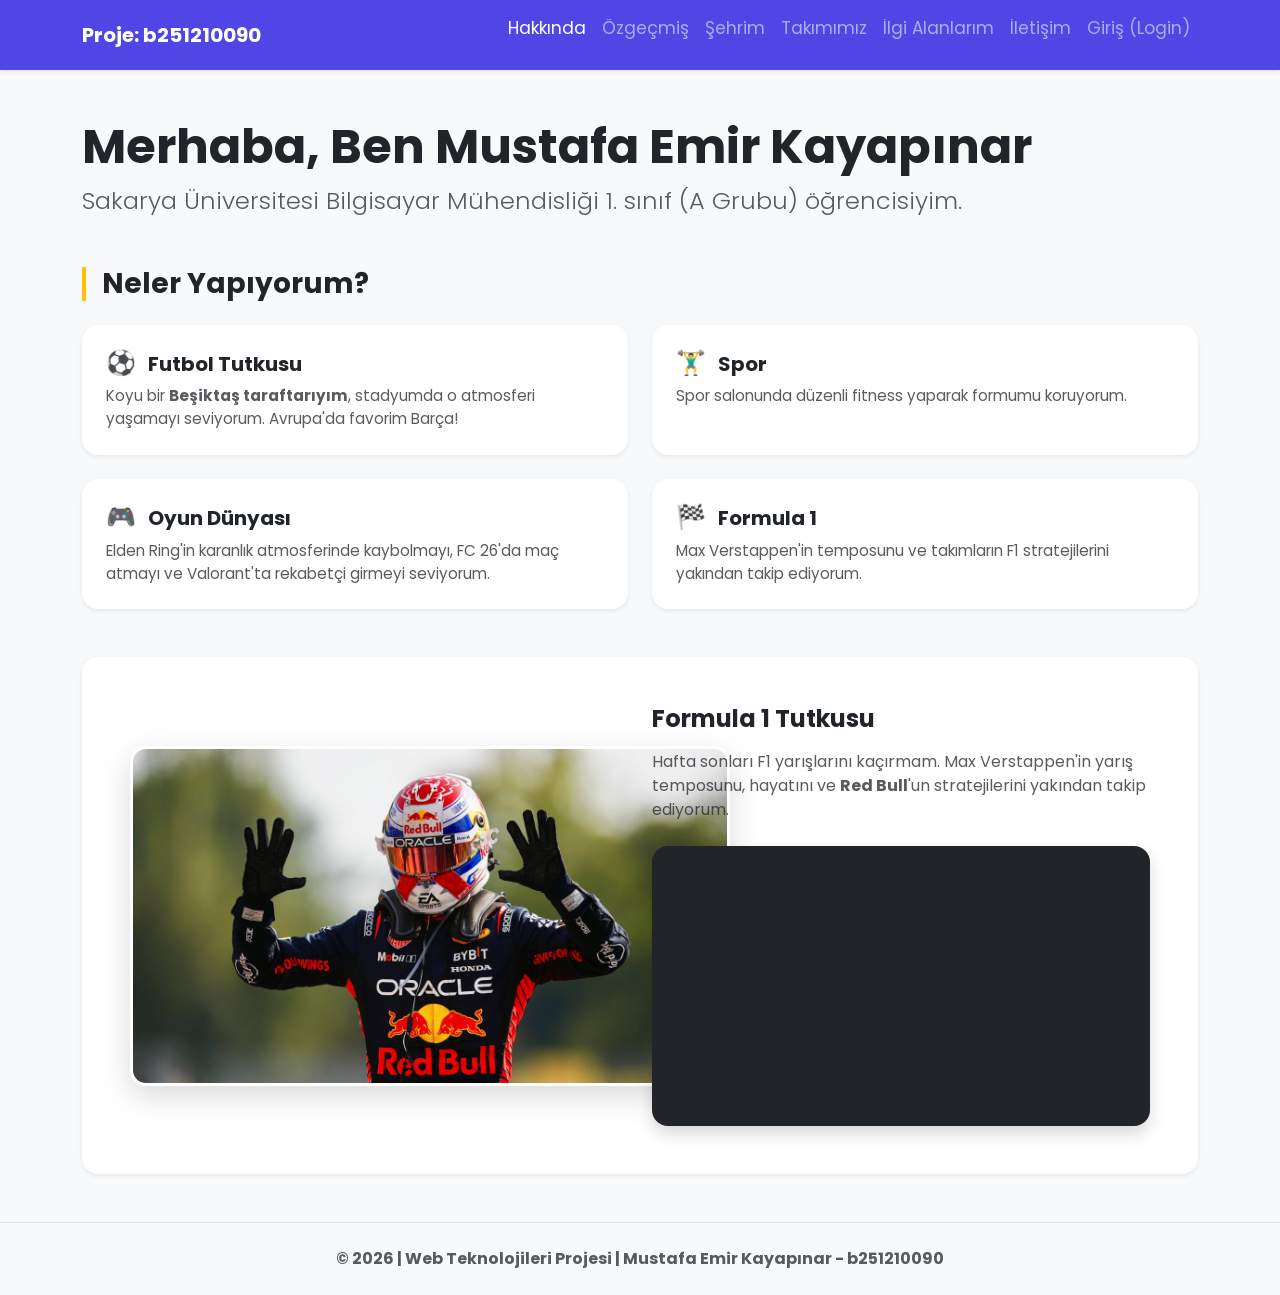
<file: index.html>
<!DOCTYPE html>
<html lang="tr">
<head>
    <meta charset="UTF-8">
    <meta name="viewport" content="width=device-width, initial-scale=1.0">
    <title>Mustafa Emir Kayapınar - Kişisel Web Sitesi</title>
    
    <link href="https://cdn.jsdelivr.net/npm/bootstrap@5.3.0/dist/css/bootstrap.min.css" rel="stylesheet">
    
    <link rel="stylesheet" href="style.css">
    
    <link rel="preconnect" href="https://fonts.googleapis.com">
    <link rel="preconnect" href="https://fonts.gstatic.com" crossorigin>
    <link href="https://fonts.googleapis.com/css2?family=Poppins:wght@300;400;600&display=swap" rel="stylesheet">

    <style>
        /* Projenin genelinde kullanılan vurgu rengi (Sarı/Papaya tonu) */
        .f1-vurgu { color: #ffc107; } 
        
        /* Kartların üzerine gelindiğinde yukarı kayma efekti (Hover) */
        .modern-kart:hover { 
            transform: translateY(-5px); 
            transition: 0.3s; 
        }
        
        /* Verstappen fotoğrafı için özel gölge ve çerçeve tasarımı */
        .f1-resim { 
            box-shadow: 0 10px 30px rgba(0,0,0,0.15); 
            border: 3px solid #fff; 
        }
    </style>
</head>
<body class="bg-light" style="font-family: 'Poppins', sans-serif;">

    <nav class="navbar navbar-expand-lg navbar-dark ozel-menu shadow-sm">
        <div class="container">
            <a class="navbar-brand fw-bold" href="#">Proje: b251210090</a>
            
            <button class="navbar-toggler" type="button" data-bs-toggle="collapse" data-bs-target="#mobilMenu">
                <span class="navbar-toggler-icon"></span>
            </button>

            <div class="collapse navbar-collapse" id="mobilMenu">
                <ul class="navbar-nav ms-auto">
                    <li class="nav-item"><a class="nav-link active" href="index.html">Hakkında</a></li>
                    <li class="nav-item"><a class="nav-link" href="ozgecmis.html">Özgeçmiş</a></li>
                    <li class="nav-item"><a class="nav-link" href="sehrim.html">Şehrim</a></li>
                    <li class="nav-item"><a class="nav-link" href="takimimiz.html">Takımımız</a></li>
                    <li class="nav-item"><a class="nav-link" href="ilgialanlarim.html">İlgi Alanlarım</a></li>
                    <li class="nav-item"><a class="nav-link" href="iletisim.html">İletişim</a></li>
                    <li class="nav-item"><a class="nav-link" href="login.html">Giriş (Login)</a></li>
                </ul>
            </div>
        </div>
    </nav>

   <main class="container mt-5 mb-5">
        
        <section class="text-center text-lg-start">
            <h1 class="display-5 fw-bold text-dark">Merhaba, Ben Mustafa Emir Kayapınar</h1>
            <p class="lead text-muted fs-4">Sakarya Üniversitesi Bilgisayar Mühendisliği 1. sınıf (A Grubu) öğrencisiyim.</p>
        </section>
        
        <section class="mt-5">
            <h3 class="fw-bold mb-4 text-dark border-start border-4 border-warning ps-3">Neler Yapıyorum?</h3>
            
            <div class="row row-cols-1 row-cols-md-2 g-4">
                
                <div class="col">
                    <div class="card h-100 border-0 shadow-sm rounded-4 modern-kart bg-white p-2">
                        <div class="card-body">
                            <h5 class="card-title fw-bold text-dark"><span class="fs-4 me-2">⚽</span> Futbol Tutkusu</h5>
                            <p class="card-text text-muted" style="font-size: 0.95em;">Koyu bir <strong>Beşiktaş taraftarıyım</strong>, stadyumda o atmosferi yaşamayı seviyorum. Avrupa'da favorim Barça!</p>
                        </div>
                    </div>
                </div>

                <div class="col">
                    <div class="card h-100 border-0 shadow-sm rounded-4 modern-kart bg-white p-2">
                        <div class="card-body">
                            <h5 class="card-title fw-bold text-dark"><span class="fs-4 me-2">🏋️‍♂️</span> Spor</h5>
                            <p class="card-text text-muted" style="font-size: 0.95em;">Spor salonunda düzenli fitness yaparak formumu koruyorum.</p>
                        </div>
                    </div>
                </div>

                <div class="col">
                    <div class="card h-100 border-0 shadow-sm rounded-4 modern-kart bg-white p-2">
                        <div class="card-body">
                            <h5 class="card-title fw-bold text-dark"><span class="fs-4 me-2">🎮</span> Oyun Dünyası</h5>
                            <p class="card-text text-muted" style="font-size: 0.95em;">Elden Ring'in karanlık atmosferinde kaybolmayı, FC 26'da maç atmayı ve Valorant'ta rekabetçi girmeyi seviyorum.</p>
                        </div>
                    </div>
                </div>

                <div class="col">
                    <div class="card h-100 border-0 shadow-sm rounded-4 modern-kart bg-white p-2">
                        <div class="card-body">
                            <h5 class="card-title fw-bold text-dark"><span class="fs-4 me-2">🏁</span> Formula 1</h5>
                            <p class="card-text text-muted" style="font-size: 0.95em;">Max Verstappen'in temposunu ve takımların F1 stratejilerini yakından takip ediyorum.</p>
                        </div>
                    </div>
                </div>

            </div>
        </section>  
        
        <section class="mt-5 p-5 bg-white shadow-sm rounded-4 border-0">
            <div class="row align-items-center">
                <div class="col-lg-6 mb-4 mb-lg-0 text-center">
                    <img src="img/max.jpg" alt="Max Verstappen" class="img-fluid rounded-4 f1-resim" style="max-width: 600px; height: auto;">
                </div>
                
                <div class="col-lg-6">
                    <h4 class="fw-bold text-dark mb-3">Formula 1 Tutkusu</h4>
                    <p class="text-muted mb-4 fs-6">Hafta sonları F1 yarışlarını kaçırmam. Max Verstappen'in yarış temposunu, hayatını ve <strong>Red Bull</strong>'un stratejilerini yakından takip ediyorum.</p>
                    
                    <div class="ratio ratio-16x9 shadow rounded-4 overflow-hidden border-0 bg-dark">
                        <iframe src="https://www.youtube.com/embed/KkkRXSZX0lg?si=rg6CPj0jzcl06H__" title="F1 Video" allowfullscreen></iframe>
                    </div>
                </div>
            </div>
        </section>
    </main>
    
    <footer class="text-center py-4 mt-5 border-top bg-light">
        <p class="text-muted mb-0 fw-bold">
            &copy; 2026 | Web Teknolojileri Projesi | Mustafa Emir Kayapınar - b251210090
        </p>
    </footer>

    <script src="https://cdn.jsdelivr.net/npm/bootstrap@5.3.0/dist/js/bootstrap.bundle.min.js"></script>
</body>
</html>
</file>
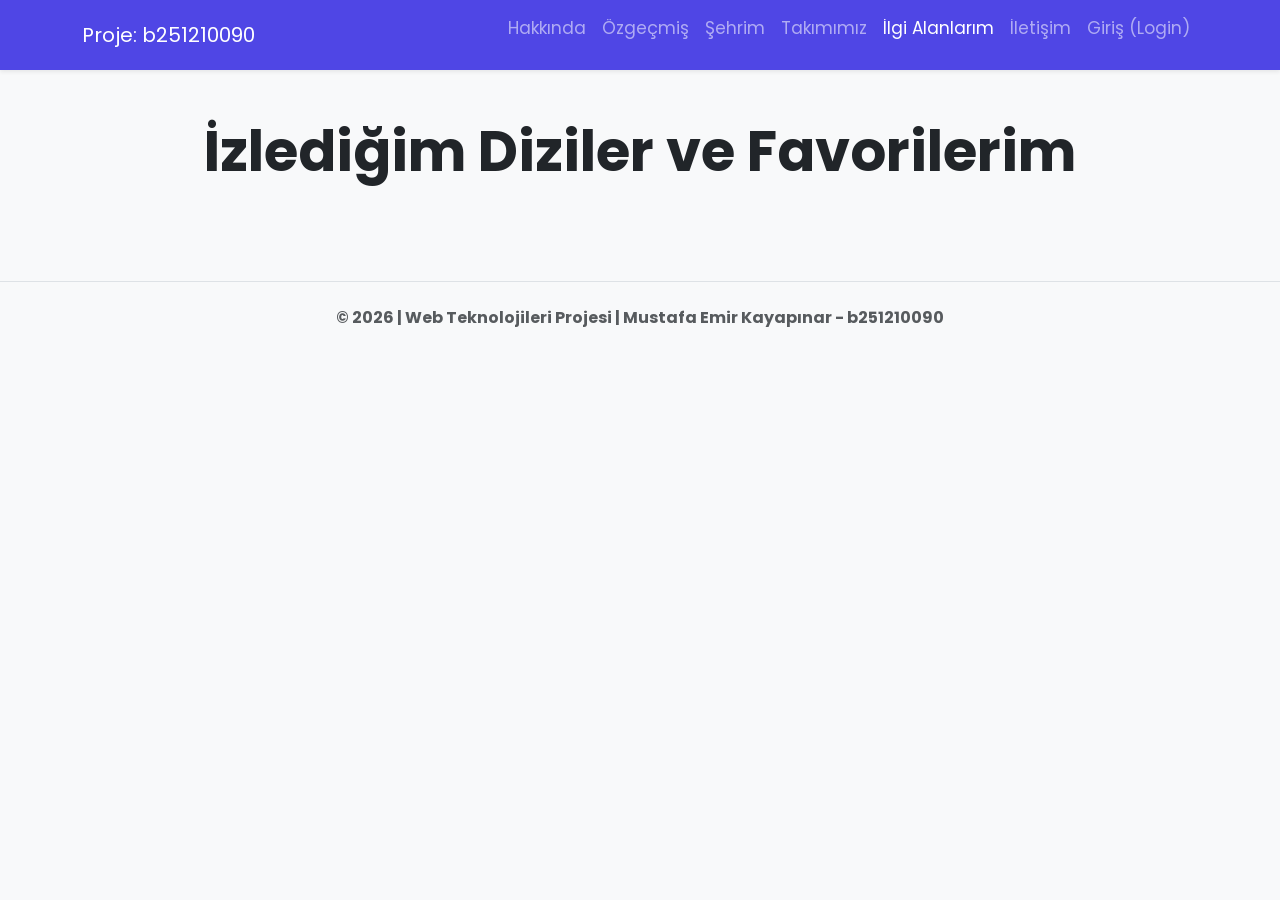
<file: ilgialanlarim.html>
<!DOCTYPE html>
<html lang="tr">
<head>
    <meta charset="UTF-8">
    <meta name="viewport" content="width=device-width, initial-scale=1.0">
    <title>İlgi Alanlarım | Mustafa Emir Kayapınar</title>
    
    <link href="https://cdn.jsdelivr.net/npm/bootstrap@5.3.0/dist/css/bootstrap.min.css" rel="stylesheet">
    <link rel="stylesheet" href="style.css">
    <link href="https://fonts.googleapis.com/css2?family=Poppins:wght@300;400;600&display=swap" rel="stylesheet">
</head>
<body class="bg-light">

     <!-- Üst Menü -->
    <nav class="navbar navbar-expand-lg navbar-dark ozel-menu shadow-sm">
        <div class="container">
            <a class="navbar-brand" href="#">Proje: b251210090</a>
            
            <button class="navbar-toggler" type="button" data-bs-toggle="collapse" data-bs-target="#mobilMenu">
                <span class="navbar-toggler-icon"></span>
            </button>
            
            <div class="collapse navbar-collapse" id="mobilMenu">
                <ul class="navbar-nav ms-auto">
                    <li class="nav-item"><a class="nav-link" href="index.html">Hakkında</a></li>
                    <li class="nav-item"><a class="nav-link" href="ozgecmis.html">Özgeçmiş</a></li>
                    <li class="nav-item"><a class="nav-link" href="sehrim.html">Şehrim</a></li>
                    <li class="nav-item"><a class="nav-link" href="takimimiz.html">Takımımız</a></li>
                    <li class="nav-item"><a class="nav-link active" href="ilgialanlarim.html">İlgi Alanlarım</a></li>
                    <li class="nav-item"><a class="nav-link" href="iletisim.html">İletişim</a></li> 
                    <li class="nav-item"><a class="nav-link" href="login.html">Giriş (Login)</a></li>
                </ul>
            </div>
        </div>
    </nav>
 <!-- Ana İçerik -->
    <main class="container mt-5">
        
        <!--  Bu ekrandaki diziler Fetch API ile TVMaze sunucularından anlık olarak çekilmektedir. -->
        <header class="text-center mb-5">
            <h1 class="display-4 fw-bold text-dark">İzlediğim Diziler ve Favorilerim</h1>
        </header>
        <!-- Dizi Kartlarının Geleceği Alan -->
        <div class="row justify-content-center" id="diziKutusu">
            
            <div class="text-center mt-5" id="yukleniyorMetni">
                <div class="spinner-border text-danger" role="status">
                    <span class="visually-hidden">Yükleniyor...</span>
                </div>
                <p class="mt-2 fw-bold">Diziler yükleniyor...</p>
            </div>
            
        </div>
    </main>

    <script>
        // API'den İngilizce gelen dizi türlerini (genres) Türkçeye çevirmek için hazırladığımız JSON sözlüğü
        const turCeviri = {
            "Action": "Aksiyon",
            "Drama": "Dram",
            "Science-Fiction": "Bilim Kurgu",
            "Sci-Fi": "Bilim Kurgu",
            "Crime": "Suç",
            "Thriller": "Gerilim",
            "Adventure": "Macera",
            "Horror": "Korku",
            "Comedy": "Komedi",
            "Fantasy": "Fantastik",
            "Mystery": "Gizem"
        };

        // Kendi yorumlarım ve TVMaze'de aratılacak dizilerin sorgu anahtarları
        const diziler = [
            { 
                sorgu: "the boys", 
                yorum: "Süper kahramanların karanlık ve gerçekçi yüzünü gösteren çarpıcı bir yapım. Dizideki en büyük favorim kesinlikle <strong>Billy Butcher</strong>; onun o umursamaz ama kararlı tavrı diziyi tek başına sürüklüyor." 
            },
            { 
                sorgu: "dexter", 
                yorum: "Gündüzleri polisiyede kan analisti, geceleri ise adalet dağıtan 'Dark Passenger'... Zekice kurgusuyla başucu dizilerimden. Favori karakterim ise tuhaf espri anlayışıyla ekrana her çıktığında güldüren <strong>Vince Masuka</strong>." 
            },
            { 
                sorgu: "stranger things", 
                yorum: "80'ler nostaljisi, bilim kurgu ve arkadaşlık teması ancak bu kadar harika işlenebilirdi. İlk sezondan beri en büyük favorim <strong>Steve Harrington</strong>; dizideki karakter gelişimi gerçekten inanılmazdı." 
            },
            { 
                sorgu: "game of thrones", 
                yorum: "Televizyon tarihinin en destansı ve büyük bütçeli yapımlarından biri. Entrikalar ve savaş sahneleri muazzam. Benim bu devasa evrendeki favorim ise duruşu ve onuruyla <strong>Jon Snow</strong>." 
            },
            { 
                sorgu: "la casa de papel", 
                yorum: "İspanyol darphanesi soygunu ve zekice işlenmiş planlarıyla insanı ekrana kilitliyor. Dizinin o asi ruhu çok etkileyici. Benim favori karakterim ise cesareti ve tükenmez enerjisiyle <strong>Tokyo</strong>." 
            }
        ];

        // Kartların ekleneceği HTML div elementini Document Object Model (DOM) üzerinden seçiyoruz
        const kutu = document.getElementById("diziKutusu");

        // Asenkron Veri Çekme Fonksiyonu (Async/Await yapısı)
        async function dizileriGetir() {
            // Fonksiyon başladığında yükleniyor (spinner) animasyonunu ekrandan kaldırıyoruz
            document.getElementById("yukleniyorMetni").style.display = "none";

            // Listemizdeki her bir dizi için döngü oluşturup API'ye tek tek istek atıyoruz
            for (let dizi of diziler) {
                try {
                    // Fetch API: TVMaze sunucusuna HTTP GET isteği atarak diziyi aratıyoruz
                    const tepki = await fetch(`https://api.tvmaze.com/singlesearch/shows?q=${dizi.sorgu}`);
                    
                    // Gelen HTTP cevabını JSON formatına dönüştürüyoruz (Parse işlemi)
                    const veri = await tepki.json();

                    // Array.map() kullanarak İngilizce türleri yukarıdaki sözlükten Türkçeye çeviriyoruz
                    const turlerTurkce = veri.genres.map(tur => turCeviri[tur] || tur).join(", ");

                    // Template Literal (Geri Tırnak) kullanarak HTML yapısını dinamik olarak inşa ediyoruz
                    const kartHTML = `
                    <div class="col-md-4 mb-4">
                        <div class="card h-100 shadow-sm pt-4 px-3 text-center" style="background-color: #f4f6f9; border: 1px solid #e0e0e0; border-radius: 12px;">
                            
                            <img src="${veri.image.medium}" class="mx-auto rounded shadow" style="width: 140px; height: 200px; object-fit: cover;" alt="${veri.name}"> 
                            
                            <div class="card-body d-flex flex-column text-start">
                                <h5 class="card-title fw-bold text-dark mt-2 text-center">${veri.name}</h5>
                                <p class="text-danger fw-bold mb-2 text-center">Puan: ${veri.rating.average} / 10</p>
                                
                                <p class="card-text text-muted mb-3 text-center" style="font-size: 0.9em;">
                                    <strong>Tür:</strong> ${turlerTurkce}
                                </p> 
                                
                                <div class="bg-white p-3 rounded mb-4 border-start border-primary border-3 flex-grow-1 shadow-sm">
                                    <p class="mb-0 text-dark" style="font-size: 0.85em; line-height: 1.6;">
                                        <strong>Benim Yorumum:</strong> <br>
                                        ${dizi.yorum}
                                    </p>
                                </div>

                                <a href="${veri.url}" target="_blank" class="btn btn-outline-dark btn-sm mt-auto fw-bold">TVMaze Ayrıntıları</a>
                            </div>
                        </div>
                    </div>
                    `;
                    
                    // Oluşturulan HTML kartını ekrandaki div kutusunun içine enjekte ediyoruz
                    kutu.innerHTML += kartHTML;
                    
                } catch (hata) {
                    // API çökmesi veya internet kesintisi gibi durumlarda hatayı yakalıyoruz (Error Handling)
                    console.error("Veri çekilirken hata oluştu:", hata);
                }
            }
        }

        // Sayfa yüklendiğinde asenkron veri çekme fonksiyonunu tetikliyoruz
        dizileriGetir();
    </script>

    <footer class="text-center py-4 mt-5 border-top bg-light">
        <p class="text-muted mb-0 fw-bold">
            &copy; 2026 | Web Teknolojileri Projesi | Mustafa Emir Kayapınar - b251210090
        </p>
    </footer>

    <script src="https://cdn.jsdelivr.net/npm/bootstrap@5.3.0/dist/js/bootstrap.bundle.min.js"></script>
</body>
</html>
</file>
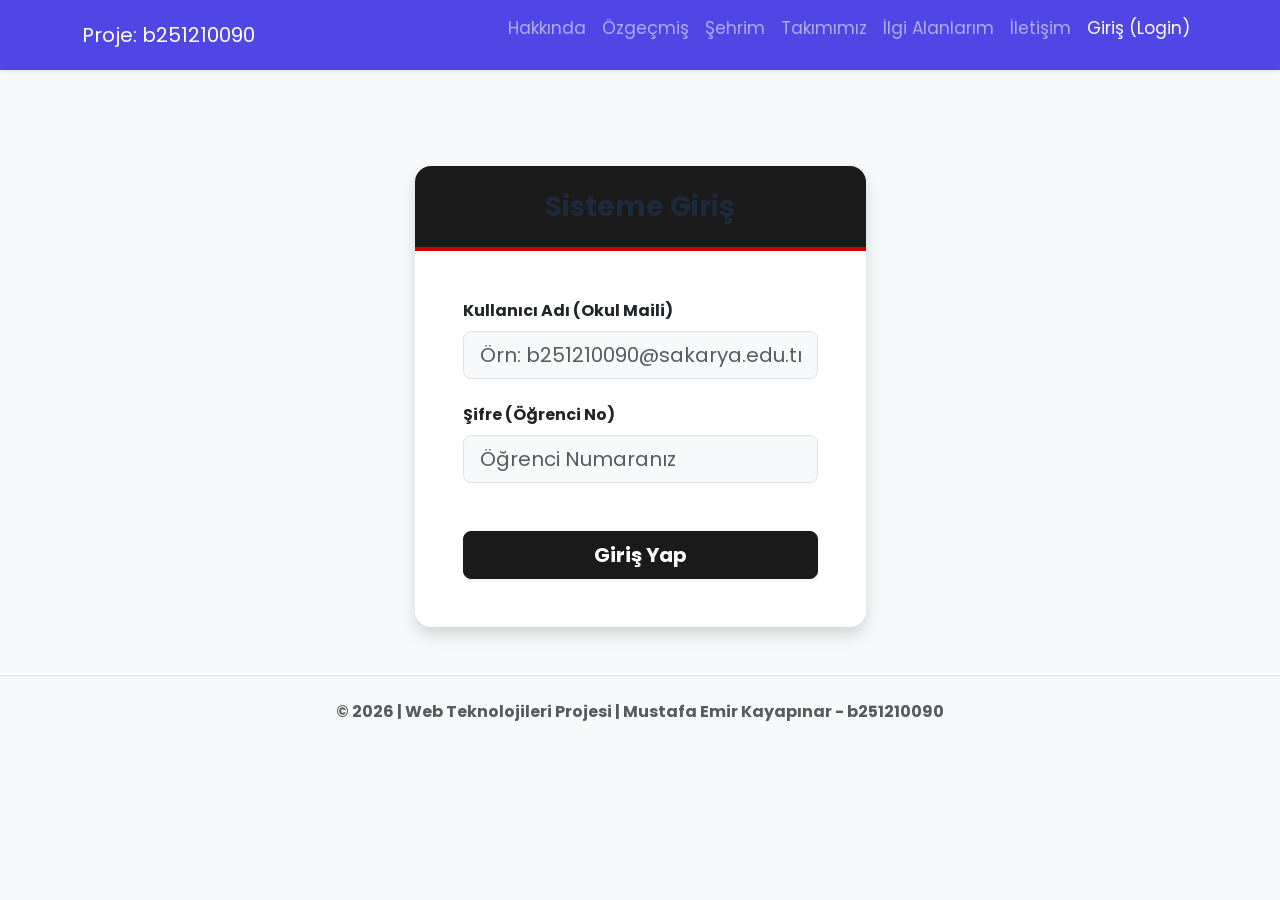
<file: login.html>
<!DOCTYPE html>
<html lang="tr">
<head>
    <meta charset="UTF-8">
    <meta name="viewport" content="width=device-width, initial-scale=1.0">
    <title>Giriş (Login) | Mustafa Emir Kayapınar</title>
    
    <link href="https://cdn.jsdelivr.net/npm/bootstrap@5.3.0/dist/css/bootstrap.min.css" rel="stylesheet">
    <link rel="stylesheet" href="style.css">
    <link href="https://fonts.googleapis.com/css2?family=Poppins:wght@300;400;600&display=swap" rel="stylesheet">
</head>
<body class="bg-light">

    <nav class="navbar navbar-expand-lg navbar-dark ozel-menu shadow-sm">
        <div class="container">
            <a class="navbar-brand" href="#">Proje: b251210090</a>
            
            <button class="navbar-toggler" type="button" data-bs-toggle="collapse" data-bs-target="#mobilMenu">
                <span class="navbar-toggler-icon"></span>
            </button>
            
            <div class="collapse navbar-collapse" id="mobilMenu">
                <ul class="navbar-nav ms-auto">
                    <li class="nav-item"><a class="nav-link" href="index.html">Hakkında</a></li>
                    <li class="nav-item"><a class="nav-link" href="ozgecmis.html">Özgeçmiş</a></li>
                    <li class="nav-item"><a class="nav-link" href="sehrim.html">Şehrim</a></li>
                    <li class="nav-item"><a class="nav-link" href="takimimiz.html">Takımımız</a></li>
                    <li class="nav-item"><a class="nav-link" href="ilgialanlarim.html">İlgi Alanlarım</a></li>
                    <li class="nav-item"><a class="nav-link" href="iletisim.html">İletişim</a></li>
                    <li class="nav-item"><a class="nav-link active" href="login.html">Giriş (Login)</a></li>
                </ul>
            </div>
        </div>
    </nav>

    <main class="container mt-5">
        <div class="row justify-content-center mt-5">
            <div class="col-md-5">
                <div class="card shadow border-0 rounded-4 mt-5">
                    
                    <div class="card-header text-center text-white p-4" style="background-color: #1a1a1a; border-bottom: 4px solid #cc0000; border-radius: 1rem 1rem 0 0;">
                        <h3 class="mb-0 fw-bold">Sisteme Giriş</h3>
                    </div>
                    
                    <div class="card-body p-5">
                        <form action="login.php" method="POST" id="loginFormu" onsubmit="return loginKontrol()">
                            
                            <div class="mb-4">
                                <label for="kullaniciAdi" class="form-label fw-bold">Kullanıcı Adı (Okul Maili)</label>
                                <input type="text" class="form-control form-control-lg bg-light" id="kullaniciAdi" name="kullaniciAdi" placeholder="Örn: b251210090@sakarya.edu.tr">
                            </div>
                            
                            <div class="mb-4">
                                <label for="sifre" class="form-label fw-bold">Şifre (Öğrenci No)</label>
                                <input type="password" class="form-control form-control-lg bg-light" id="sifre" name="sifre" placeholder="Öğrenci Numaranız">
                            </div>
                            
                            <div class="d-grid mt-5">
                                <button type="submit" class="btn btn-primary btn-lg fw-bold shadow-sm" style="background-color: #1a1a1a; border-color: #1a1a1a;">Giriş Yap</button>
                            </div>
                        </form>
                    </div>

                </div>
            </div>
        </div>
    </main>

    <script>
        function loginKontrol() {
            // Formdaki girdi alanlarındaki (input) değerleri alıyoruz
            let email = document.getElementById("kullaniciAdi").value;
            let sifre = document.getElementById("sifre").value;
            
            // ADIM 1: Boş alan kontrolü
            if (email === "" || sifre === "") {
                alert("HATA: Kullanıcı adı veya şifre boş bırakılamaz!");
                // false döndürerek formun PHP'ye gitmesini engelliyoruz
                return false; 
            }
            
            // ADIM 2: String Metotları ile E-posta format kontrolü
            // indexOf: @ işaretinin index sırasını (konumunu) bulur
            // lastIndexOf: En sondaki noktanın index sırasını (konumunu) bulur
            let atIsareti = email.indexOf("@");
            let noktaIsareti = email.lastIndexOf(".");
            
            /* KURAL 1: @ işareti en başta olamaz (atIsareti < 1)
               KURAL 2: @ işareti ile son nokta arasında en az 1 karakter olmalı (noktaIsareti < atIsareti + 2)
               KURAL 3: Noktadan sonra (com, tr, edu gibi) en az 2 karakter olmalı (noktaIsareti + 2 >= email.length)
            */
            if (atIsareti < 1 || noktaIsareti < atIsareti + 2 || noktaIsareti + 2 >= email.length) {
                alert("HATA: Lütfen e-postanızı doğru formatta giriniz! (Örn: b251210090@sakarya.edu.tr)");
                return false; 
            }
            
            // Eğer tüm kontrollerden sorunsuz geçerse true döner ve veriler POST metodu ile login.php'ye iletilir.
            return true; 
        }
    </script>

    <footer class="text-center py-4 mt-5 border-top bg-light">
        <p class="text-muted mb-0 fw-bold">
            &copy; 2026 | Web Teknolojileri Projesi | Mustafa Emir Kayapınar - b251210090
        </p>
    </footer>

    <script src="https://cdn.jsdelivr.net/npm/bootstrap@5.3.0/dist/js/bootstrap.bundle.min.js"></script>
</body>
</html>
</file>
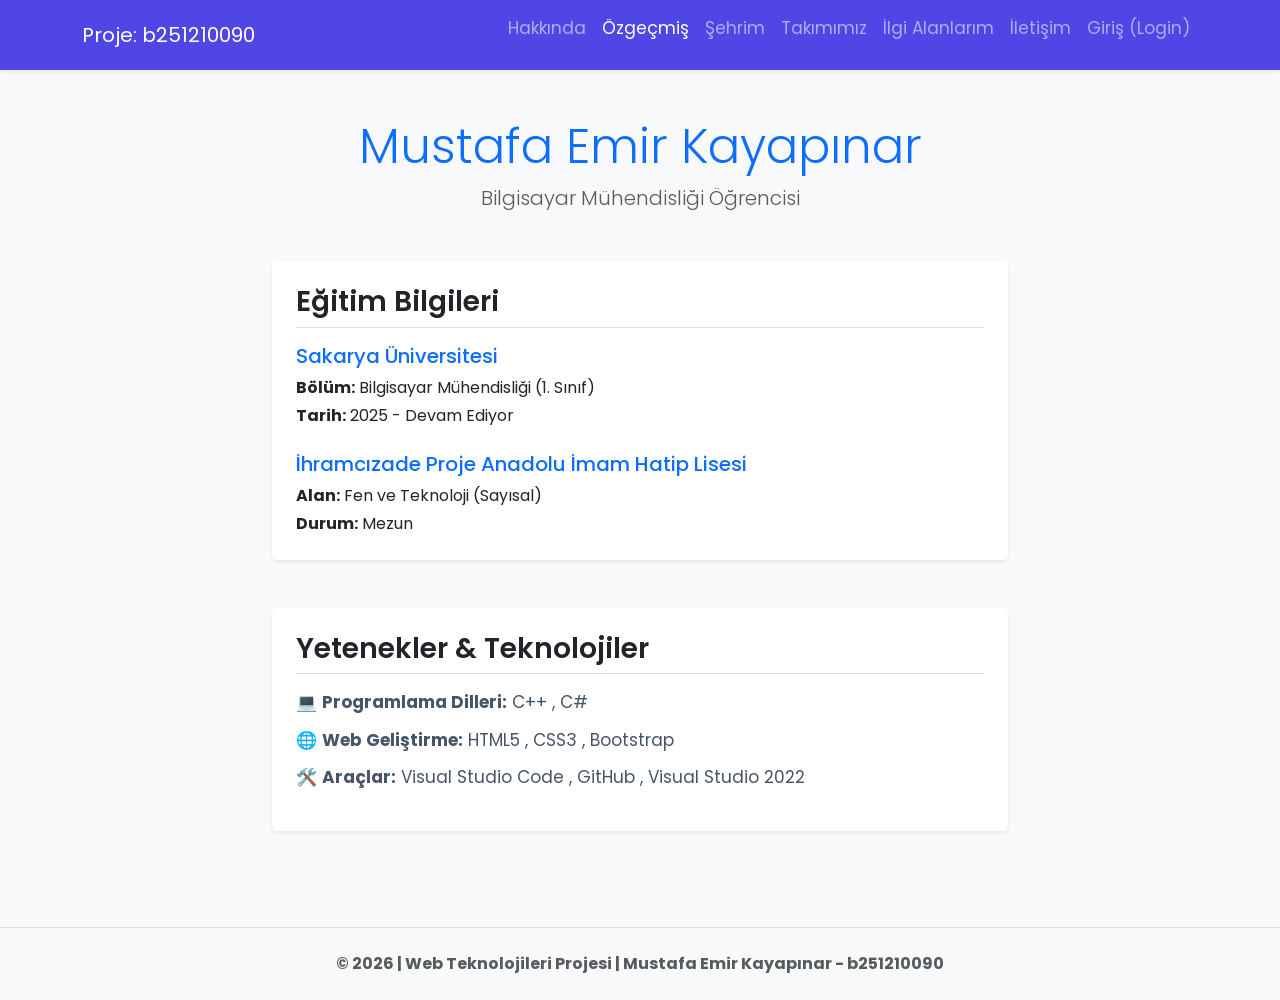
<file: ozgecmis.html>
<!DOCTYPE html>
<html lang="tr">
<head>
    <meta charset="UTF-8">
    <meta name="viewport" content="width=device-width, initial-scale=1.0">
    <title>Özgeçmiş | Mustafa Emir Kayapınar</title>
    <!--  Bootstrap ve Poppins Fontu -->
    <link href="https://cdn.jsdelivr.net/npm/bootstrap@5.3.0/dist/css/bootstrap.min.css" rel="stylesheet">
    <link rel="stylesheet" href="style.css">
    <link href="https://fonts.googleapis.com/css2?family=Poppins:wght@300;400;600&display=swap" rel="stylesheet">
</head>
<body>

    <!-- Üst Menü -->
    <nav class="navbar navbar-expand-lg navbar-dark ozel-menu shadow-sm">
        <div class="container">
            <a class="navbar-brand" href="#">Proje: b251210090</a>
            
            <button class="navbar-toggler" type="button" data-bs-toggle="collapse" data-bs-target="#mobilMenu">
                <span class="navbar-toggler-icon"></span>
            </button>

            <div class="collapse navbar-collapse" id="mobilMenu">
                <ul class="navbar-nav ms-auto">
                    <li class="nav-item"><a class="nav-link" href="index.html">Hakkında</a></li>
                    <li class="nav-item"><a class="nav-link active" href="ozgecmis.html">Özgeçmiş</a></li>
                    <li class="nav-item"><a class="nav-link" href="sehrim.html">Şehrim</a></li>
                    <li class="nav-item"><a class="nav-link" href="takimimiz.html">Takımımız</a></li>
                    <li class="nav-item"><a class="nav-link" href="ilgialanlarim.html">İlgi Alanlarım</a></li>
                    <li class="nav-item"><a class="nav-link" href="iletisim.html">İletişim</a></li>
                    <li class="nav-item"><a class="nav-link" href="login.html">Giriş (Login)</a></li>
                </ul>
            </div>
            
        </div>
    </nav>
    <!-- Ana İçerik (Semantic Etiketler) -->
    <main class="container mt-5">
        
        <!-- Header Etiketi Başlık kısmı için -->
        <header class="text-center mb-5">
            <h1 class="display-5 text-primary">Mustafa Emir Kayapınar</h1>
            <p class="lead text-muted">Bilgisayar Mühendisliği Öğrencisi</p>
        </header>

        <div class="row justify-content-center">
            <div class="col-md-8">
              <!-- Section 1: Eğitim -->
                <section class="mb-5 bg-white p-4 rounded shadow-sm">
                    <h3 class="border-bottom pb-2 text-dark">Eğitim Bilgileri</h3>
                    
                    <!-- Üniversite -->
                    <article class="mt-3 mb-4">
                        <h5 class="text-primary">
                            <!-- Link eklendi ve altı çizili olmaması için text-decoration-none kullanıldı -->
                            <a href="https://www.sakarya.edu.tr/" target="_blank" class="text-decoration-none">Sakarya Üniversitesi</a>
                        </h5>
                        <p class="mb-1"><strong>Bölüm:</strong> Bilgisayar Mühendisliği (1. Sınıf)</p>
                        <p class="mb-0"><strong>Tarih:</strong> 2025 - Devam Ediyor</p>
                    </article>

                    <!-- Lise -->
                    <article class="mt-3">
                        <h5 class="text-primary">
                            <!-- Lisenin  adresi eklendi -->
                            <a href="https://ihramcizadeaihl.meb.k12.tr/" target="_blank" class="text-decoration-none">İhramcızade Proje Anadolu İmam Hatip Lisesi</a>
                        </h5>
                        <p class="mb-1"><strong>Alan:</strong> Fen ve Teknoloji (Sayısal)</p>
                        <p class="mb-0"><strong>Durum:</strong> Mezun</p>
                    </article>
                </section>
                <!-- Section 2: Yetenekler -->
                <section class="mb-5 bg-white p-4 rounded shadow-sm">
                    <h3 class="border-bottom pb-2 text-dark">Yetenekler & Teknolojiler</h3>
                    <article class="mt-3">
                        <ul class="list-unstyled">
                            <li>💻 <strong>Programlama Dilleri:</strong> C++ , C#</li>
                            <li>🌐 <strong>Web Geliştirme:</strong> HTML5 , CSS3 , Bootstrap</li>
                            <li>🛠️ <strong>Araçlar:</strong> Visual Studio Code , GitHub , Visual Studio 2022</li>
                        </ul>
                    </article>
                </section>

            </div>
        </div>
    </main>
    <footer class="text-center py-4 mt-5 border-top bg-light">
        <p class="text-muted mb-0 fw-bold">
            &copy; 2026 | Web Teknolojileri Projesi | Mustafa Emir Kayapınar - b251210090
        </p>
    </footer>
    <script src="https://cdn.jsdelivr.net/npm/bootstrap@5.3.0/dist/js/bootstrap.bundle.min.js"></script>
</body>
</html>
</file>
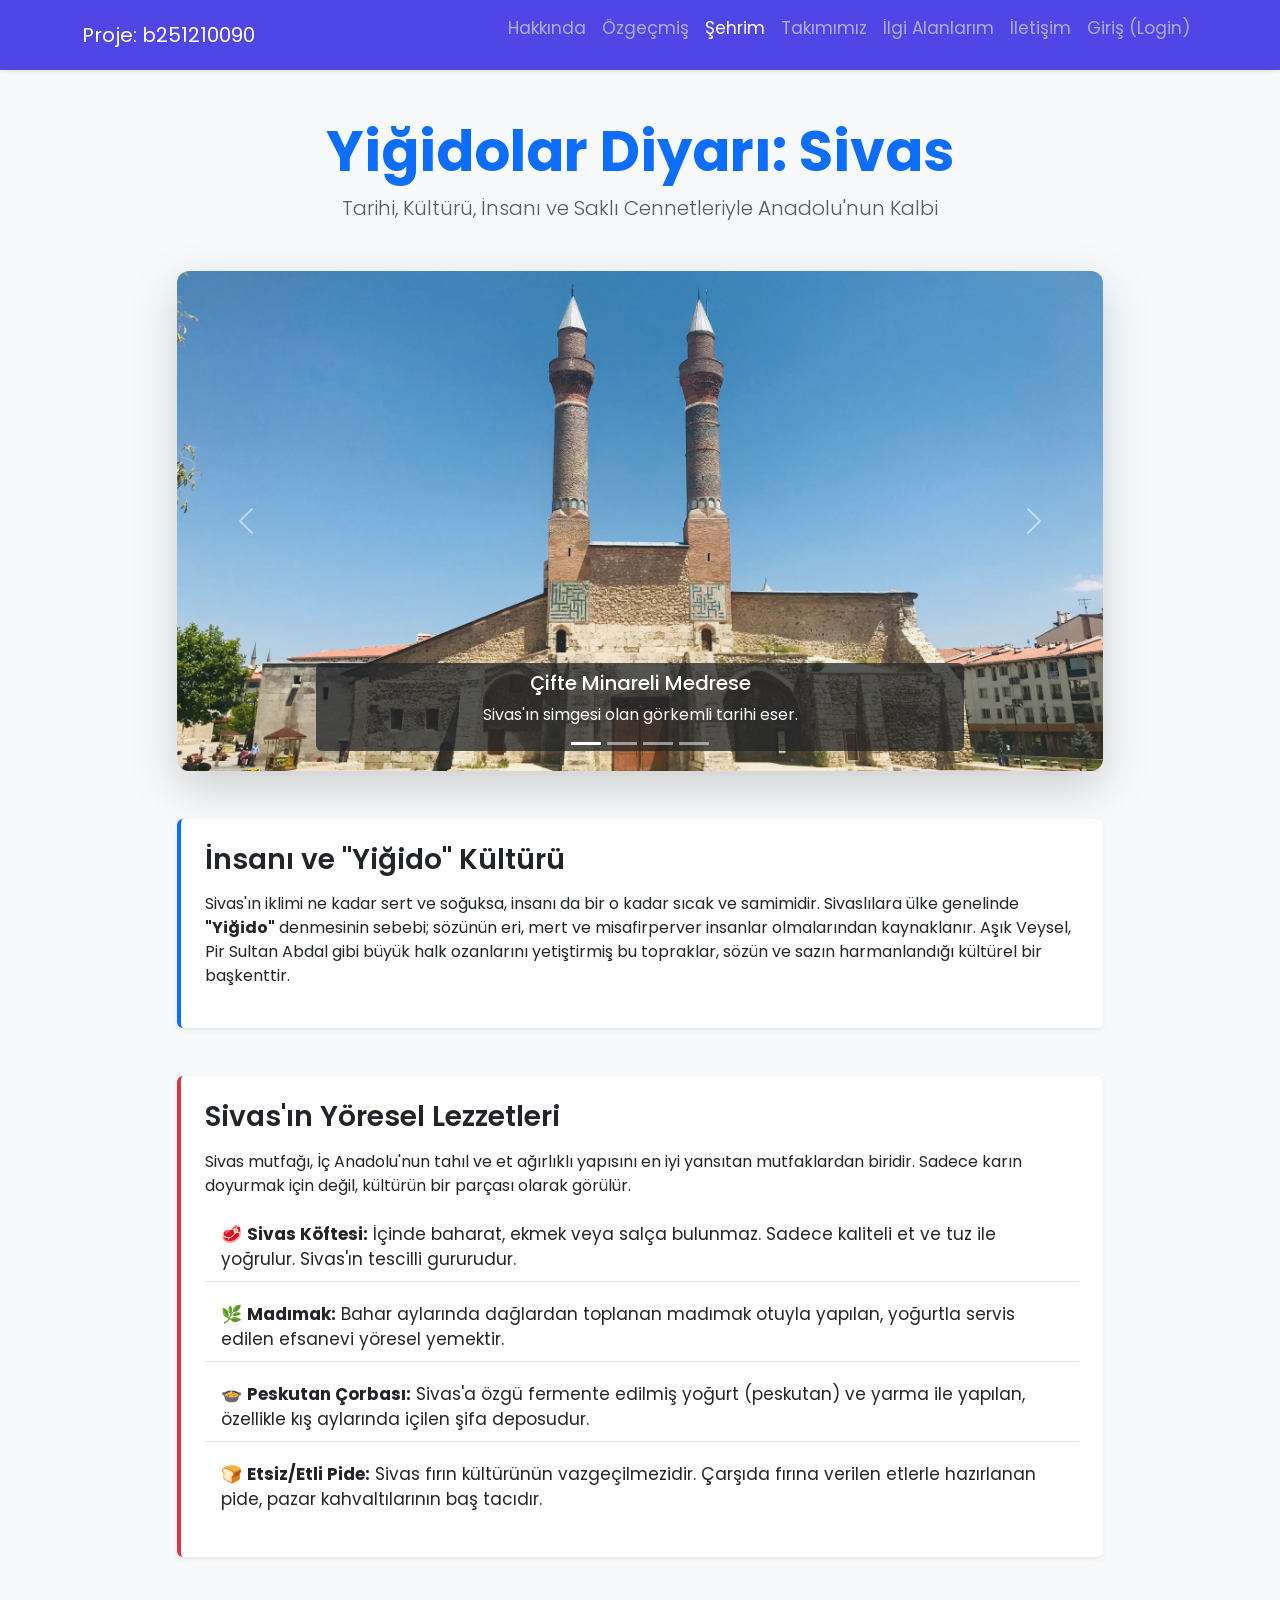
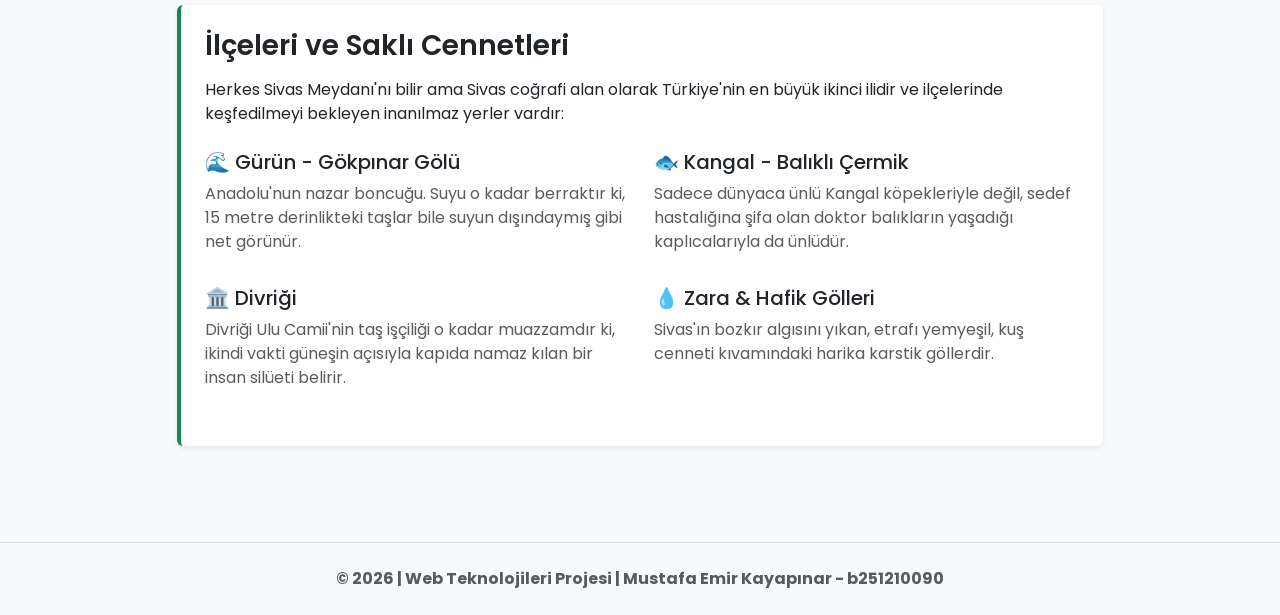
<file: sehrim.html>
<!DOCTYPE html>
<html lang="tr">

<head>
    <meta charset="UTF-8">
    <meta name="viewport" content="width=device-width, initial-scale=1.0">
    <title>Şehrim: Sivas | Mustafa Emir Kayapınar</title>
    <!-- Bootstrap ve Fontlar -->
    <link href="https://cdn.jsdelivr.net/npm/bootstrap@5.3.0/dist/css/bootstrap.min.css" rel="stylesheet">
    <link rel="stylesheet" href="style.css">
    <link href="https://fonts.googleapis.com/css2?family=Poppins:wght@300;400;600&display=swap" rel="stylesheet">
</head>

<body>

    <!-- Üst Menü -->
    <nav class="navbar navbar-expand-lg navbar-dark ozel-menu shadow-sm">
        <div class="container">
            <a class="navbar-brand" href="#">Proje: b251210090</a>

            <button class="navbar-toggler" type="button" data-bs-toggle="collapse" data-bs-target="#mobilMenu">
                <span class="navbar-toggler-icon"></span>
            </button>

            <div class="collapse navbar-collapse" id="mobilMenu">
                <ul class="navbar-nav ms-auto">
                    <li class="nav-item"><a class="nav-link" href="index.html">Hakkında</a></li>
                    <li class="nav-item"><a class="nav-link" href="ozgecmis.html">Özgeçmiş</a></li>
                    <li class="nav-item"><a class="nav-link active" href="sehrim.html">Şehrim</a></li>
                    <li class="nav-item"><a class="nav-link" href="takimimiz.html">Takımımız</a></li>
                    <li class="nav-item"><a class="nav-link" href="ilgialanlarim.html">İlgi Alanlarım</a></li>
                    <li class="nav-item"><a class="nav-link" href="iletisim.html">İletişim</a></li>
                    <li class="nav-item"><a class="nav-link" href="login.html">Giriş (Login)</a></li>
                </ul>
            </div>

        </div>
    </nav>
    <!-- Ana İçerik -->
    <main class="container mt-5">
        <header class="text-center mb-5">
            <h1 class="display-4 text-primary fw-bold">Yiğidolar Diyarı: Sivas</h1>
            <p class="lead text-muted">Tarihi, Kültürü, İnsanı ve Saklı Cennetleriyle Anadolu'nun Kalbi</p>
        </header>

        <!-- 4 RESİMLİ SLIDER -->
        <section class="row justify-content-center mb-5">
            <div class="col-md-10">
                <div id="sivasSlider" class="carousel slide shadow-lg rounded" data-bs-ride="carousel">

                    <div class="carousel-indicators">
                        <button type="button" data-bs-target="#sivasSlider" data-bs-slide-to="0"
                            class="active"></button>
                        <button type="button" data-bs-target="#sivasSlider" data-bs-slide-to="1"></button>
                        <button type="button" data-bs-target="#sivasSlider" data-bs-slide-to="2"></button>
                        <button type="button" data-bs-target="#sivasSlider" data-bs-slide-to="3"></button>
                    </div>


                    <div class="carousel-inner rounded">

                        <div class="carousel-item active">
                            <!-- sivas1.jpg: Çifte Minareli Medrese -->
                            <a href="https://tr.wikipedia.org/wiki/%C3%87ifte_Minareli_Medrese_(Sivas)" target="_blank">
                                <img src="img/sivas1.jpg" class="d-block w-100"
                                    style="height: 500px; object-fit: cover;" alt="Çifte Minareli Medrese">
                            </a>
                            <div class="carousel-caption bg-dark bg-opacity-75 rounded p-2">
                                <h5>Çifte Minareli Medrese</h5>
                                <p>Sivas'ın simgesi olan görkemli tarihi eser.</p>
                            </div>
                        </div>

                        <div class="carousel-item">
                             <!-- sivas2.jpg: Gökpınar Gölü -->
                            <a href="https://tr.wikipedia.org/wiki/G%C3%B6kp%C4%B1nar_G%C3%B6l%C3%BC" target="_blank">
                                <img src="img/sivas2.jpg" class="d-block w-100"
                                    style="height: 500px; object-fit: cover;" alt="Gürün Gökpınar Gölü">
                            </a>
                            <div class="carousel-caption bg-dark bg-opacity-75 rounded p-2">
                                <h5>Gürün Gökpınar Gölü</h5>
                                <p>Sivas'ın bozkırındaki turkuaz renkli saklı cennet.</p>
                            </div>
                        </div>

                        <div class="carousel-item">
                             <!-- sivas3.jpg: Divriği Ulu Camii -->
                            <a href="https://tr.wikipedia.org/wiki/Divri%C4%9Fi_Ulu_Camii_ve_Dar%C3%BC%C5%9F%C5%9Fifas%C4%B1"
                                target="_blank">
                                <img src="img/sivas3.jpg" class="d-block w-100"
                                    style="height: 500px; object-fit: cover;" alt="Divriği Ulu Camii">
                            </a>
                            <div class="carousel-caption bg-dark bg-opacity-75 rounded p-2">
                                <h5>Divriği Ulu Camii ve Darüşşifası</h5>
                                <p>UNESCO Dünya Mirası listesindeki mimari deha.</p>
                            </div>
                        </div>

                        <div class="carousel-item">
                            <!-- sivas4.jpg: Sivas Köftesi -->
                            <a href="https://tr.wikipedia.org/wiki/Sivas_k%C3%B6ftesi" target="_blank">
                                <img src="img/sivas4.jpg" class="d-block w-100"
                                    style="height: 500px; object-fit: cover;" alt="Sivas Köftesi">
                            </a>
                            <div class="carousel-caption bg-dark bg-opacity-75 rounded p-2">
                                <h5>Meşhur Sivas Köftesi</h5>
                                <p>Sadece et, tuz ve ustalıkla yapılan efsane lezzet.</p>
                            </div>
                        </div>

                    </div>

                    <button class="carousel-control-prev" type="button" data-bs-target="#sivasSlider"
                        data-bs-slide="prev">
                        <span class="carousel-control-prev-icon" aria-hidden="true"></span>
                        <span class="visually-hidden">Önceki</span>
                    </button>
                    <button class="carousel-control-next" type="button" data-bs-target="#sivasSlider"
                        data-bs-slide="next">
                        <span class="carousel-control-next-icon" aria-hidden="true"></span>
                        <span class="visually-hidden">Sonraki</span>
                    </button>
                </div>
            </div>
        </section>

        <!-- Sivas Detayları (İnsan, Kültür, Yemek, İlçeler) -->
        <div class="row justify-content-center">
            <div class="col-md-10">

                <!-- İnsanı ve Kültürü -->
                <section class="mb-5 bg-white p-4 rounded shadow-sm border-start border-primary border-4">
                    <h3 class="text-dark">İnsanı ve "Yiğido" Kültürü</h3>
                    <article class="mt-3">
                        <p>Sivas'ın iklimi ne kadar sert ve soğuksa, insanı da bir o kadar sıcak ve samimidir.
                            Sivaslılara ülke genelinde <strong>"Yiğido"</strong> denmesinin sebebi; sözünün eri, mert ve
                            misafirperver insanlar olmalarından kaynaklanır. Aşık Veysel, Pir Sultan Abdal gibi büyük
                            halk ozanlarını yetiştirmiş bu topraklar, sözün ve sazın harmanlandığı kültürel bir
                            başkenttir.</p>
                    </article>
                </section>

                <!-- Yöresel Lezzetler -->
                <section class="mb-5 bg-white p-4 rounded shadow-sm border-start border-danger border-4">
                    <h3 class="text-dark">Sivas'ın Yöresel Lezzetleri</h3>
                    <article class="mt-3">
                        <p>Sivas mutfağı, İç Anadolu'nun tahıl ve et ağırlıklı yapısını en iyi yansıtan mutfaklardan
                            biridir. Sadece karın doyurmak için değil, kültürün bir parçası olarak görülür.</p>
                        <ul class="list-group list-group-flush mt-3">
                            <li class="list-group-item">🥩 <strong>Sivas Köftesi:</strong> İçinde baharat, ekmek veya
                                salça bulunmaz. Sadece kaliteli et ve tuz ile yoğrulur. Sivas'ın tescilli gururudur.
                            </li>
                            <li class="list-group-item">🌿 <strong>Madımak:</strong> Bahar aylarında dağlardan toplanan
                                madımak otuyla yapılan, yoğurtla servis edilen efsanevi yöresel yemektir.</li>
                            <li class="list-group-item">🍲 <strong>Peskutan Çorbası:</strong> Sivas'a özgü fermente
                                edilmiş yoğurt (peskutan) ve yarma ile yapılan, özellikle kış aylarında içilen şifa
                                deposudur.</li>
                            <li class="list-group-item">🍞 <strong>Etsiz/Etli Pide:</strong> Sivas fırın kültürünün
                                vazgeçilmezidir. Çarşıda fırına verilen etlerle hazırlanan pide, pazar kahvaltılarının
                                baş tacıdır.</li>
                        </ul>
                    </article>
                </section>

                <!-- Gizli Kalmış Yerler ve İlçeler -->
                <section class="mb-5 bg-white p-4 rounded shadow-sm border-start border-success border-4">
                    <h3 class="text-dark">İlçeleri ve Saklı Cennetleri</h3>
                    <article class="mt-3">
                        <p>Herkes Sivas Meydanı'nı bilir ama Sivas coğrafi alan olarak Türkiye'nin en büyük ikinci
                            ilidir ve ilçelerinde keşfedilmeyi bekleyen inanılmaz yerler vardır:</p>
                        <div class="row mt-4">
                            <div class="col-md-6 mb-3">
                                <h5>🌊 Gürün - Gökpınar Gölü</h5>
                                <p class="text-muted">Anadolu'nun nazar boncuğu. Suyu o kadar berraktır ki, 15 metre
                                    derinlikteki taşlar bile suyun dışındaymış gibi net görünür.</p>
                            </div>
                            <div class="col-md-6 mb-3">
                                <h5>🐟 Kangal - Balıklı Çermik</h5>
                                <p class="text-muted">Sadece dünyaca ünlü Kangal köpekleriyle değil, sedef hastalığına
                                    şifa olan doktor balıkların yaşadığı kaplıcalarıyla da ünlüdür.</p>
                            </div>
                            <div class="col-md-6 mb-3">
                                <h5>🏛️ Divriği</h5>
                                <p class="text-muted">Divriği Ulu Camii'nin taş işçiliği o kadar muazzamdır ki, ikindi
                                    vakti güneşin açısıyla kapıda namaz kılan bir insan silüeti belirir.</p>
                            </div>
                            <div class="col-md-6 mb-3">
                                <h5>💧 Zara & Hafik Gölleri</h5>
                                <p class="text-muted">Sivas'ın bozkır algısını yıkan, etrafı yemyeşil, kuş cenneti
                                    kıvamındaki harika karstik göllerdir.</p>
                            </div>
                        </div>
                    </article>
                </section>

            </div>
        </div>
    </main>
    <footer class="text-center py-4 mt-5 border-top bg-light">
        <p class="text-muted mb-0 fw-bold">
            &copy; 2026 | Web Teknolojileri Projesi | Mustafa Emir Kayapınar - b251210090
        </p>
    </footer>
    <!-- Bootstrap JS (Slider İçin) -->
    <script src="https://cdn.jsdelivr.net/npm/bootstrap@5.3.0/dist/js/bootstrap.bundle.min.js"></script>
</body>

</html>
</file>
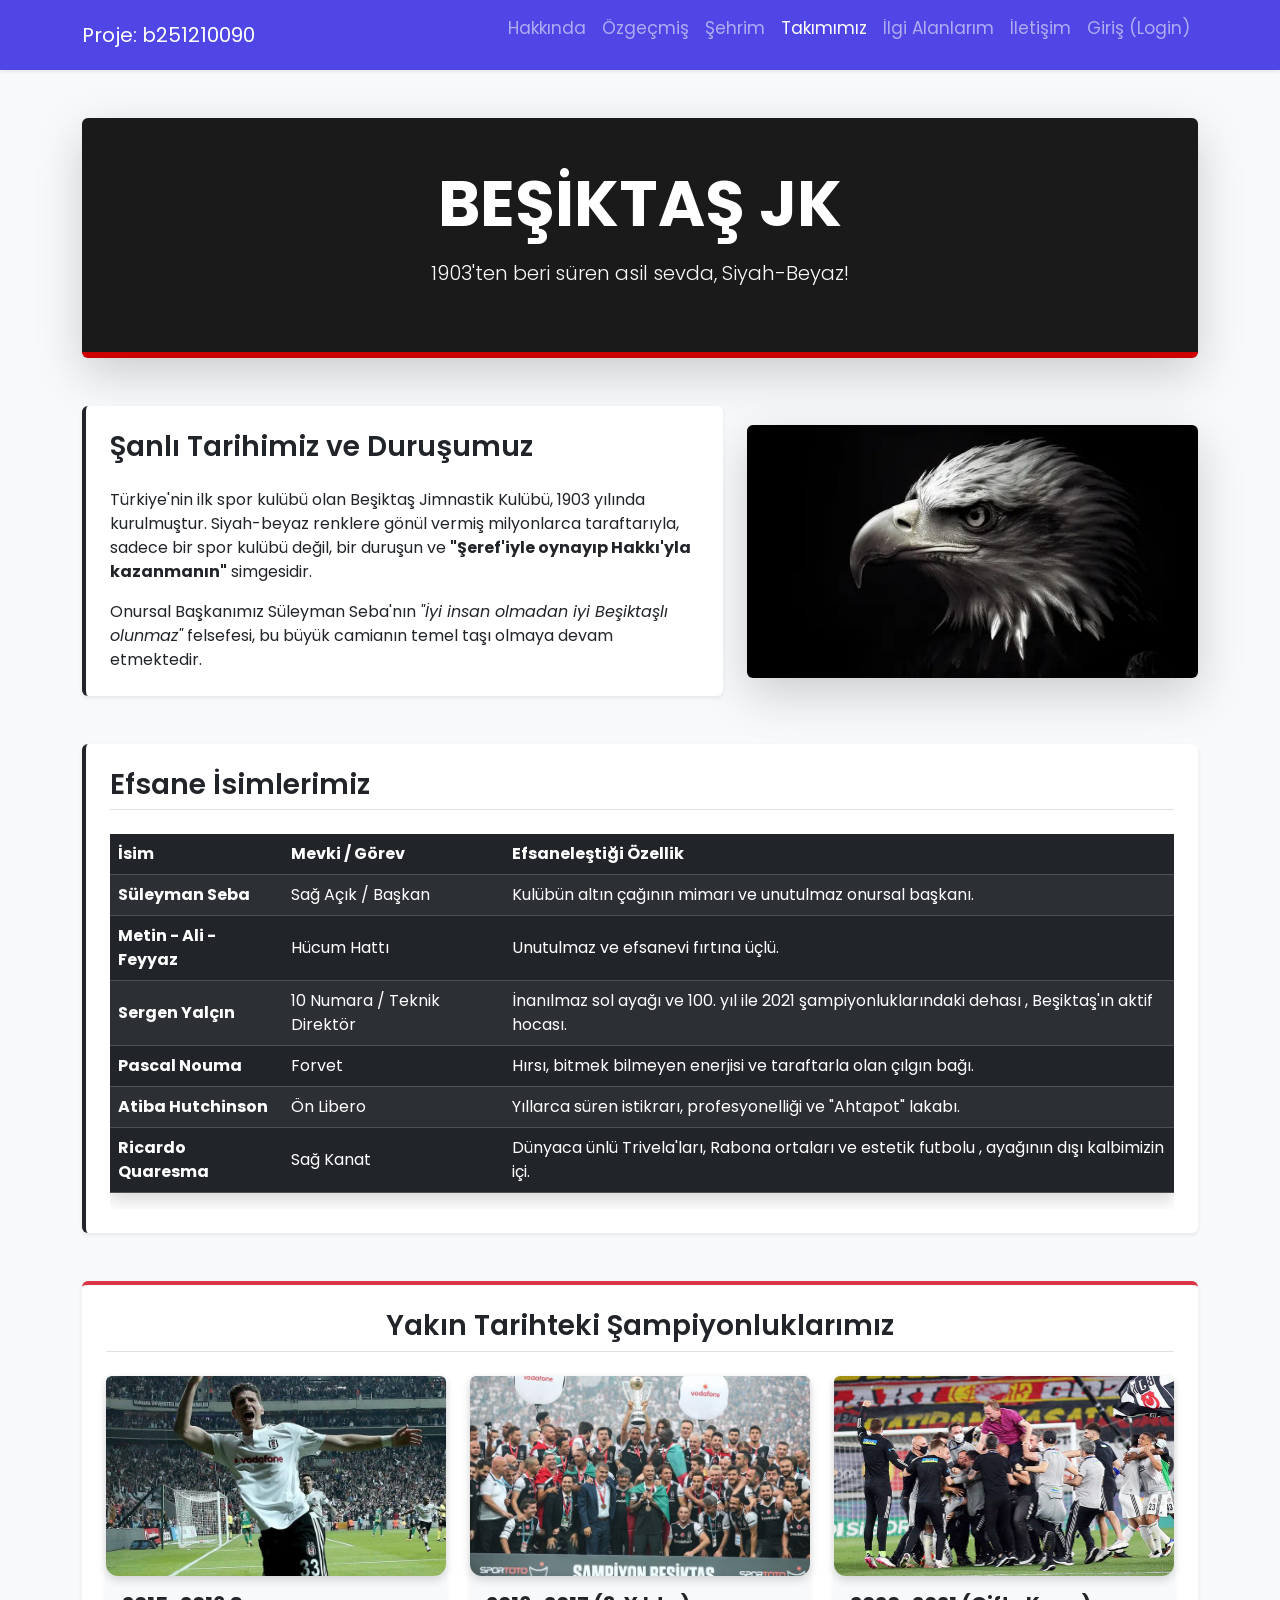
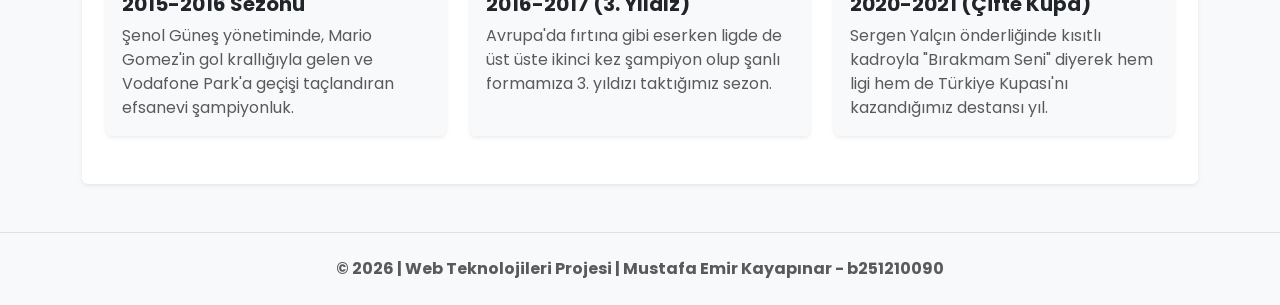
<file: takimimiz.html>
<!DOCTYPE html>
<html lang="tr">
<head>
    <meta charset="UTF-8">
    <meta name="viewport" content="width=device-width, initial-scale=1.0">
    <title>Takımımız: Beşiktaş | Mustafa Emir Kayapınar</title>
    <!-- Bootstrap ve Fontlar -->
    <link href="https://cdn.jsdelivr.net/npm/bootstrap@5.3.0/dist/css/bootstrap.min.css" rel="stylesheet">
    <link rel="stylesheet" href="style.css">
    <link href="https://fonts.googleapis.com/css2?family=Poppins:wght@300;400;600&display=swap" rel="stylesheet">
</head>
<body class="bg-light">

    <!-- Üst Menü -->
    <nav class="navbar navbar-expand-lg navbar-dark ozel-menu shadow-sm">
        <div class="container">
            <a class="navbar-brand" href="#">Proje: b251210090</a>
            
            <button class="navbar-toggler" type="button" data-bs-toggle="collapse" data-bs-target="#mobilMenu">
                <span class="navbar-toggler-icon"></span>
            </button>

            <div class="collapse navbar-collapse" id="mobilMenu">
                <ul class="navbar-nav ms-auto">
                    <li class="nav-item"><a class="nav-link " href="index.html">Hakkında</a></li>
                    <li class="nav-item"><a class="nav-link " href="ozgecmis.html">Özgeçmiş</a></li>
                    <li class="nav-item"><a class="nav-link" href="sehrim.html">Şehrim</a></li>
                    <li class="nav-item"><a class="nav-link active" href="takimimiz.html">Takımımız</a></li>
                    <li class="nav-item"><a class="nav-link" href="ilgialanlarim.html">İlgi Alanlarım</a></li>
                    <li class="nav-item"><a class="nav-link" href="iletisim.html">İletişim</a></li>
                    <li class="nav-item"><a class="nav-link" href="login.html">Giriş (Login)</a></li>
                </ul>
            </div>
            
        </div>
    </nav>

    <!-- Ana İçerik -->
    <main class="container mt-5">
        
        <!--    Koyu füme arka plan ve  kırmızı alt çizgi -->
        <header class="text-center mb-5 p-5 rounded shadow-lg" style="background-color: #1a1a1a; border-bottom: 6px solid #cc0000;">
            <h1 class="display-3 fw-bold text-white">BEŞİKTAŞ JK</h1>
            <p class="lead mt-3 text-light">1903'ten beri süren asil sevda, Siyah-Beyaz!</p>
        </header>

        <div class="row align-items-center mb-5">
            <!-- Tarihçe -->
            <div class="col-md-7 mb-4 mb-md-0">
                <div class="card shadow-sm border-0 border-start border-dark border-4">
                    <div class="card-body p-4">
                        <h3 class="card-title mb-4">Şanlı Tarihimiz ve Duruşumuz</h3>
                        <p class="card-text">Türkiye'nin ilk spor kulübü olan Beşiktaş Jimnastik Kulübü, 1903 yılında kurulmuştur. Siyah-beyaz renklere gönül vermiş milyonlarca taraftarıyla, sadece bir spor kulübü değil, bir duruşun ve <strong>"Şeref'iyle oynayıp Hakkı'yla kazanmanın"</strong> simgesidir.</p>
                        <p class="card-text">Onursal Başkanımız Süleyman Seba'nın <em>"İyi insan olmadan iyi Beşiktaşlı olunmaz"</em> felsefesi, bu büyük camianın temel taşı olmaya devam etmektedir.</p>
                    </div>
                </div>
            </div>

            <!--  Kartal Resmi resim yolları güncelledik -->
            <div class="col-md-5">
                <img src="img/kartal.jpg" class="img-fluid rounded shadow-lg" alt="Beşiktaş Kartal">
            </div>
        </div>

        <!--  Tablo  -->
        <section class="mb-5 bg-white p-4 rounded shadow-sm border-start border-dark border-4">
            <h3 class="border-bottom pb-2 mb-4 text-dark">Efsane İsimlerimiz</h3>
            <div class="table-responsive">
                <table class="table table-dark table-striped table-hover align-middle shadow">
                    <thead>
                        <tr>
                            <th>İsim</th>
                            <th>Mevki / Görev</th>
                            <th>Efsaneleştiği Özellik</th>
                        </tr>
                    </thead>
                    <tbody>
                        <tr>
                            <td><strong>Süleyman Seba</strong></td>
                            <td>Sağ Açık / Başkan</td>
                            <td>Kulübün altın çağının mimarı ve unutulmaz onursal başkanı.</td>
                        </tr>
                        <tr>
                            <td><strong>Metin - Ali - Feyyaz</strong></td>
                            <td>Hücum Hattı</td>
                            <td> Unutulmaz ve efsanevi fırtına üçlü.</td>
                        </tr>
                        <tr>
                            <td><strong>Sergen Yalçın</strong></td>
                            <td>10 Numara / Teknik Direktör</td>
                            <td>İnanılmaz sol ayağı ve 100. yıl ile 2021 şampiyonluklarındaki dehası , Beşiktaş'ın aktif hocası.</td>
                        </tr>
                        <tr>
                            <td><strong>Pascal Nouma</strong></td>
                            <td>Forvet</td>
                            <td>Hırsı, bitmek bilmeyen enerjisi ve taraftarla olan çılgın bağı.</td>
                        </tr>
                        <tr>
                            <td><strong>Atiba Hutchinson</strong></td>
                            <td>Ön Libero</td>
                            <td>Yıllarca süren istikrarı, profesyonelliği ve "Ahtapot" lakabı.</td>
                        </tr>
                        <tr>
                            <td><strong>Ricardo Quaresma</strong></td>
                            <td>Sağ Kanat</td>
                            <td>Dünyaca ünlü Trivela'ları, Rabona ortaları ve estetik futbolu , ayağının dışı kalbimizin içi.</td>
                        </tr>
                    </tbody>
                </table>
            </div>
        </section>

        <!-- Yakın Tarih Şampiyonlukları -->
        <section class="mb-5 bg-white p-4 rounded shadow-sm border-top border-danger border-4">
            <h3 class="border-bottom pb-2 mb-4 text-dark text-center">Yakın Tarihteki Şampiyonluklarımız</h3>
            <div class="row">
                
                <!-- 2015-2016 Şampiyonluğu resim yolları güncelledik -->
                <div class="col-md-4 mb-4">
                    <div class="card h-100 shadow-sm border-0 bg-light">
                        <img src="img/sampiyon1.jpg" class="card-img-top rounded-top" style="height: 200px; object-fit: cover;" alt="2015-2016 Şampiyonluğu">
                        <div class="card-body">
                            <h5 class="card-title fw-bold">2015-2016 Sezonu</h5>
                            <p class="card-text text-muted">Şenol Güneş yönetiminde, Mario Gomez'in gol krallığıyla gelen ve Vodafone Park'a geçişi taçlandıran efsanevi şampiyonluk.</p>
                        </div>
                    </div>
                </div>

                <!-- 2016-2017 Şampiyonluğu resim yolları güncelledik -->
                <div class="col-md-4 mb-4">
                    <div class="card h-100 shadow-sm border-0 bg-light">
                        <img src="img/sampiyon2.jpg" class="card-img-top rounded-top" style="height: 200px; object-fit: cover;" alt="2016-2017 Şampiyonluğu">
                        <div class="card-body">
                            <h5 class="card-title fw-bold">2016-2017 (3. Yıldız)</h5>
                            <p class="card-text text-muted">Avrupa'da fırtına gibi eserken ligde de üst üste ikinci kez şampiyon olup şanlı formamıza 3. yıldızı taktığımız sezon.</p>
                        </div>
                    </div>
                </div>

                <!-- 2020-2021 Şampiyonluğu resim yolları güncelledik -->
                <div class="col-md-4 mb-4">
                    <div class="card h-100 shadow-sm border-0 bg-light">
                        <img src="img/sampiyon3.jpg" class="card-img-top rounded-top" style="height: 200px; object-fit: cover;" alt="2020-2021 Şampiyonluğu">
                        <div class="card-body">
                            <h5 class="card-title fw-bold">2020-2021 (Çifte Kupa)</h5>
                            <p class="card-text text-muted">Sergen Yalçın önderliğinde kısıtlı kadroyla "Bırakmam Seni" diyerek hem ligi hem de Türkiye Kupası'nı kazandığımız destansı yıl.</p>
                        </div>
                    </div>
                </div>

            </div>
        </section>
        
    </main>
    <footer class="text-center py-4 mt-5 border-top bg-light">
        <p class="text-muted mb-0 fw-bold">
            &copy; 2026 | Web Teknolojileri Projesi | Mustafa Emir Kayapınar - b251210090
        </p>
    </footer>

    <!-- Bootstrap JS -->
    <script src="https://cdn.jsdelivr.net/npm/bootstrap@5.3.0/dist/js/bootstrap.bundle.min.js"></script>
</body>
</html>
</file>
<file: style.css>
/* Bütün sitenin fontunu Poppins yaptık ve arka planı temiz bir açık gri yaptık */
body {
    background-color: #f8f9fa;
    font-family: 'Poppins', sans-serif;
}

/* Üst menüye Mavi rengini verdik. (Kodu: #4f46e5) */
.ozel-menu {
    background-color: #4f46e5;
    box-shadow: 0 4px 6px rgba(0,0,0,0.1); /* Menünün altına çok hafif, şık bir gölge ekledik */
}

/* Başlıkların rengini  lacivert yaptık */
h1, h2, h3, h4 {
    color: #1e293b;
    font-weight: 600; /* Başlıklar biraz daha dolgun dursun diye */
}

/* Liste elemanlarının arasına boşluk koyduk ki sıkışık durmasın */
ul li {
    margin-bottom: 12px;
    font-size: 17px;
    color: #475569; /* Metin rengi yumuşak gri/mavi */
}

/* Resimlerin köşelerini daha tatlı yuvarlattık ve gölge verdik */
img {
    border-radius: 12px !important;
    box-shadow: 0 4px 10px rgba(0,0,0,0.15);
}
</file>
